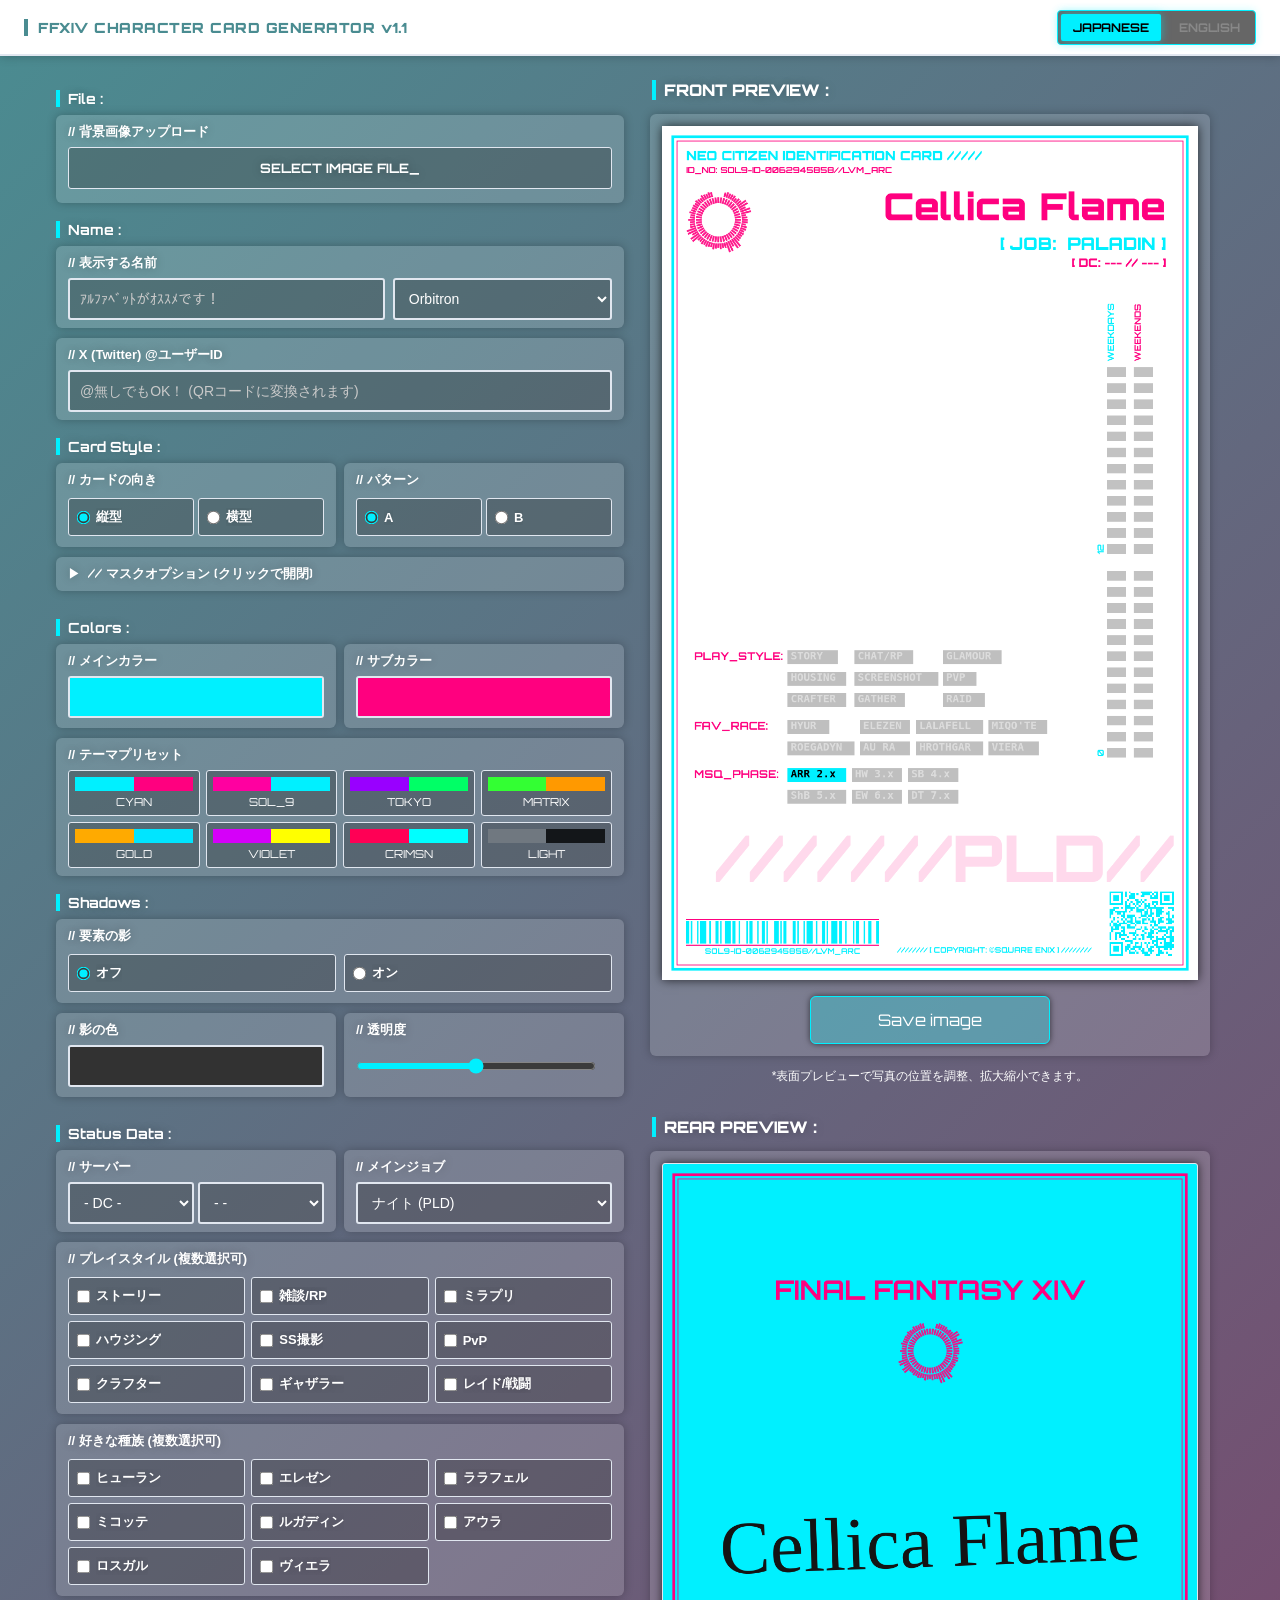
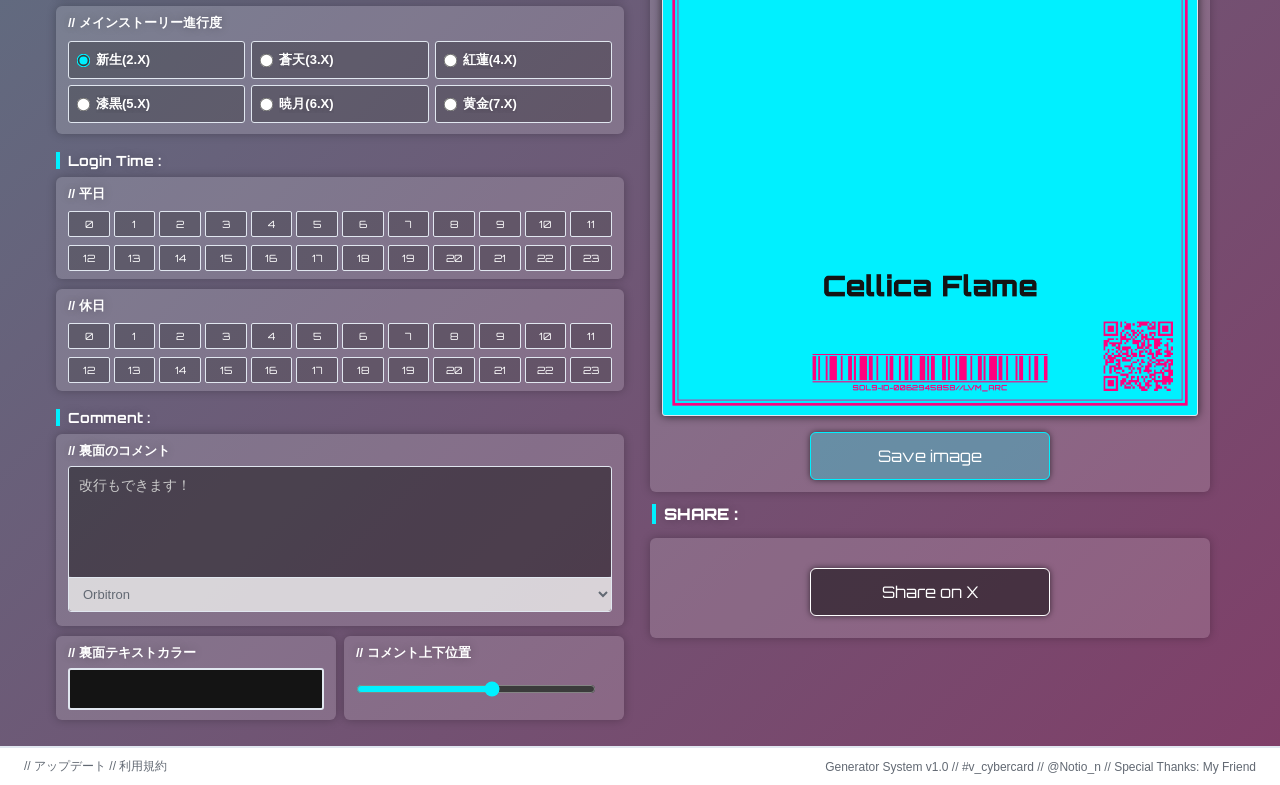
<file: index.html>
<!DOCTYPE html>
<!-- saved from url=(0031)https://mihaly-v.github.io/tst/ -->
<html lang="ja"><head><meta http-equiv="Content-Type" content="text/html; charset=UTF-8">
<!--         `
            }  ` ~_.    
           .         _~.                               ...~~`  (.
           (    .       ._..................       ..~         .`
           .    MMN&,.      (-                 _1?!        .`  .
            {   ?@=          (.                 >     _(gMMF   {
            ..                <`               .!       .T@   :
            .!                _;               -.           .'     
           .'                  (              (-            ..
          .:                   `{            _>              (
          _                     (`           ,.               }   
         .!                      ;`         ,.                (
         ,                       ,.        .!                 .
      .,` `        ..````-.       >.      .:                  .
    .~      `    ,..........     .      `/     .~`````~.     -<   
   ,          `   <  MMMMM%`(      {     ,     <......,.-      .-
  .`            `..~. _""~.(...... .....,`  `  ~ ?MMM@ .!         (
  .                  `_?!         MMMMMMMNc     _?-.._~.`          >
   <                                THM""`         .-              _
    ~.               -               .`             .             ,`
      ~.              _           ..`(~_.          .'           ._
        .~.             ~`.....``~      .!!..   ..~           .!
             `~~-......            ~`..~       .       ` ...!
                           _!`...       ..._?!`~~` -->
    <meta name="viewport" content="width=device-width, initial-scale=1.0">
    <!-- Google tag (gtag.js) -->
    <script async src="https://www.googletagmanager.com/gtag/js?id=G-PCMQ61P282"></script>
    <script>
    window.dataLayer = window.dataLayer || [];
    function gtag(){dataLayer.push(arguments);}
    gtag('js', new Date());
    gtag('config', 'G-PCMQ61P282');
    </script>
    <!-- OGP 設定 -->
    <meta property="og:title" content="FFXIV CHARACTER CARD GENERATOR">
    <meta property="og:type" content="website">
    <meta property="og:url" content="https://mihaly-v.github.io/cybercard/">
    <meta property="og:image" content="images/ogp-image.jpg">
    <meta property="og:site_name" content="FFXIV CHARACTER CARD GENERATOR">
    <meta property="og:description" content="FFXIV（ファイナルファンタジーXIV）のキャラクター紹介カードを簡単に作成・カスタマイズできるジェネレーターサイトです。">
    <meta property="og:locale" content="ja_JP">
    <meta name="twitter:card" content="summary_large_image">
    <meta name="twitter:title" content="FFXIV CHARACTER CARD GENERATOR">
    <meta name="twitter:description" content="FF14のキャラクターカードを簡単に作成できるジェネレーターサイトです。">
    <meta name="twitter:image" content="images/ogp-image.jpg">
    <link rel="icon" href="images/favicon.png" type="image/png" sizes="48x48">
    <link rel="apple-touch-icon" href="images/favicon.png">
    <title>FFXIV CHARACTER CARD GENERATOR</title>
    <link rel="preconnect" href="https://fonts.googleapis.com">
    <link rel="preconnect" href="https://fonts.gstatic.com" crossorigin>
    <link href="https://fonts.googleapis.com/css2?family=Cinzel+Decorative:wght@400;700&family=Hachi+Maru+Pop&family=Kaisei+Opti&family=Meow+Script&family=Montserrat:wght@100..900&family=Orbitron:wght@400..900&family=WDXL+Lubrifont+TC:wght@400&display=swap" rel="stylesheet">
    <link rel="stylesheet" href="style.css">
</head>
<body>
    <header>
        <div class="header-title" id="lblHeaderTitle">FFXIV CHARACTER CARD GENERATOR v1.1</div>
        <div class="lang-switcher">
            <button id="btnLangJP" class="active">
                <span class="lang-full">JAPANESE</span>
                <span class="lang-short">JP</span>
            </button>

            <button id="btnLangEN">
                <span class="lang-full">English</span>
                <span class="lang-short">EN</span>
            </button>
        </div>
    </header>

    <div class="center-wrapper">
        <div class="main-container">
            
            <div class="control-panel">
                <h3 class="section-title">File :</h3>
                <div class="form-group">
                    <label id="lblBgImage">背景画像アップロード</label>
                    <label class="custom-file-upload">
                        <input type="file" id="bgImage" accept="image/*">
                        <span id="file-upload-text">SELECT IMAGE FILE_</span>
                    </label>
                </div>
                <h3 class="section-title">Name :</h3>
                <div class="form-group">
                    <label id="lblCharName" for="charName">名前 (キャラクター名)</label>
                    <div class="name-input-container">
                        <input type="text" id="charName" value="" placeholder="ｱﾙﾌｧﾍﾞｯﾄがｵｽｽﾒです！">
                        <select id="textFontName">
                            <option class="font-orbitron" value="'Orbitron', sans-serif" selected>Orbitron</option>
                            <option class="font-cinzeldec" value="'Cinzel Decorative', serif">Cinzel Decorative</option>
                            <option class="font-montserrat" value="'Montserrat', sans-serif">Montserrat</option>
                            <option class="font-hachimaru" value="'Hachi Maru Pop', sans-serif">Hachi Maru Pop</option>
                            <option class="font-kaiseiopti" value="'Kaisei Opti', serif">Kaisei Opti</option>
                            <option class="font-lubrifont" value="'WDXL Lubrifont TC', sans-serif">WDXL Lubrifont TC</option>
                        </select>
                    </div>
                </div>

                <div class="form-group">
                    <label id="lblXID" for="xTwitterID">X (Twitter) @ユーザーID</label>
                    <input type="text" id="xTwitterID" value="" placeholder="@無しでもOK！ (QRコードに変換されます)">
                </div>

                <h3 class="section-title">Card Style :</h3>
                <div class="flex-row">
                    <div class="form-group">
                        <label id="lblOrientation">// カードの向き</label>
                        <div class="flex-row" style="gap:4px; margin-top:2px;">                        
                            <label class="radio-label"><input type="radio" name="cardOrientation" value="vertical" checked=""><span id="optVert">縦型</span></label>
                            <label class="radio-label"><input type="radio" name="cardOrientation" value="horizontal"><span id="optHoriz">横型</span></label>
                        </div>
                    </div>
                    <div class="form-group">
                        <label id="lblPattern">// パターン</label>
                        <div class="flex-row" style="gap:4px; margin-top:2px;">
                            <label class="radio-label"><input type="radio" name="layoutPattern" value="A" checked=""><span>A</span></label>
                            <label class="radio-label"><input type="radio" name="layoutPattern" value="B"><span>B</span></label>
                        </div>
                    </div>
                </div>

                <div class="mask-settings-container">
                    <input type="checkbox" id="maskToggle" class="mask-toggle-checkbox">
                    
                    <label for="maskToggle" class="mask-settings-summary">
                        <span class="accordion-arrow">▶</span><label id="lblOpenMask">// Mask Options (クリックで開閉)</label>
                    </label>
                    
                    <div class="mask-settings-content">
                        <div class="flex-row">
                            <div class="form-group">
                                <label id="lblMask">// マスク</label>
                                <div class="flex-row" style="gap:4px; margin-top:2px;">
                                    <label class="radio-label"><input type="radio" name="layoutMask" value="off" checked=""><span id="lblMaskOff">オフ</span></label>
                                    <label class="radio-label"><input type="radio" name="layoutMask" value="on"><span id="lblMaskOn">オン</span></label>
                                </div>
                            </div>
                            <div class="form-group">
                                <label id="lblMaskPattern">// マスクパターン</label>
                                <div class="flex-row" style="gap:4px; margin-top:2px;">
                                    <label class="radio-label"><input type="radio" name="layoutMaskPattern" value="images/mask-A.jpg" checked=""><span>A</span></label>
                                    <label class="radio-label"><input type="radio" name="layoutMaskPattern" value="images/mask-B.jpg"><span>B</span></label>
                                    <label class="radio-label"><input type="radio" name="layoutMaskPattern" value="images/mask-C.jpg"><span>C</span></label>
                                </div>
                            </div>
                        </div>
                        <div class="flex-row">
                            <div class="form-group">
                                <label id="lblMaskBack">// マスク背景色</label>
                                <input type="color" id="maskColorPicker" value="#ffffff">
                            </div>
                            <div class="form-group">
                                <label class="tips" id="lblTips">
                                    The mask designs are scheduled to be added or modified in future updates.
                                </label>  
                            </div>
                        </div>
                    </div>
                </div>

                <h3 class="section-title">Colors :</h3>
                <div class="flex-row">
                    <div class="form-group">
                        <label id="lblCol1">メインカラー:</label>
                        <input type="color" id="themeColorPicker" value="#00f0ff">
                    </div>
                    <div class="form-group">
                        <label id="lblCol2">サブカラー:</label>
                        <input type="color" id="themeColorPicker2" value="#ff007f">
                    </div>
                </div>

                <div class="form-group">
                    <label id="lblColors">テーマプリセット</label>
                    <div class="palette-container" id="paletteContainer"><button type="button" class="palette-btn" title="CYAN"><div class="palette-preview"><div class="palette-color" style="background-color: rgb(0, 240, 255);"></div><div class="palette-color" style="background-color: rgb(255, 0, 127);"></div></div><span class="palette-label">CYAN</span></button><button type="button" class="palette-btn" title="SOL_9"><div class="palette-preview"><div class="palette-color" style="background-color: rgb(255, 0, 160);"></div><div class="palette-color" style="background-color: rgb(0, 240, 255);"></div></div><span class="palette-label">SOL_9</span></button><button type="button" class="palette-btn" title="TOKYO"><div class="palette-preview"><div class="palette-color" style="background-color: rgb(153, 0, 255);"></div><div class="palette-color" style="background-color: rgb(0, 255, 102);"></div></div><span class="palette-label">TOKYO</span></button><button type="button" class="palette-btn" title="MATRIX"><div class="palette-preview"><div class="palette-color" style="background-color: rgb(51, 255, 51);"></div><div class="palette-color" style="background-color: rgb(255, 153, 0);"></div></div><span class="palette-label">MATRIX</span></button><button type="button" class="palette-btn" title="GOLD"><div class="palette-preview"><div class="palette-color" style="background-color: rgb(255, 170, 0);"></div><div class="palette-color" style="background-color: rgb(0, 229, 255);"></div></div><span class="palette-label">GOLD</span></button><button type="button" class="palette-btn" title="VIOLET"><div class="palette-preview"><div class="palette-color" style="background-color: rgb(213, 0, 249);"></div><div class="palette-color" style="background-color: rgb(255, 255, 0);"></div></div><span class="palette-label">VIOLET</span></button><button type="button" class="palette-btn" title="CRIMSN"><div class="palette-preview"><div class="palette-color" style="background-color: rgb(255, 0, 85);"></div><div class="palette-color" style="background-color: rgb(0, 255, 255);"></div></div><span class="palette-label">CRIMSN</span></button><button type="button" class="palette-btn" title="LIGHT"><div class="palette-preview"><div class="palette-color" style="background-color: rgb(112, 120, 128);"></div><div class="palette-color" style="background-color: rgb(19, 22, 25);"></div></div><span class="palette-label">LIGHT</span></button></div>
                </div>
                <h3 class="section-title">Shadows :</h3>
                <div class="form-group" >
                    <label id="lblShadow">文字や要素の影：</label>
                    <div class="flex-row">
                        <label class="radio-label"><input type="radio" name="textShadow" value="off" checked><span id="lblShadowOff">オフ</span></label>
                        <label class="radio-label"><input type="radio" name="textShadow" value="on"><span id="lblShadowOn">オン</span></label>
                    </div>
                    
                </div>
                <div class="flex-row">
                    <div class="form-group">
                        <label id="lblShadowCol">影の色 :</label>
                        <input type="color" id="shadowColorPicker" value="#323232">
                    </div>
                    <div class="form-group">
                        <label id="lblAplha" for="alphaSlider">透明度 (Alpha):</label>
                        <div class="alphaWrap">
                            <input type="range" id="alphaSlider" min="0" max="1" step="0.01" value="0.5">
                            <span id="alphaValue">0.5</span>
                        </div>
                    </div>
                </div>

                <h3 class="section-title">Status Data :</h3>
                <div class="flex-row">
                    <div class="form-group">
                        <label id="lblAffiliation">ワールド (DC / WORLD)</label>
                        <div class="flex-row" style="gap:4px;">
                            <select id="dcSelect">
                                <option value="" selected="">- DC -</option>
                                <option value="Secret">Secret</option>

                                <optgroup label="JP">
                                    <option value="Elemental">Elemental</option>
                                    <option value="Gaia">Gaia</option>
                                    <option value="Mana">Mana</option>
                                    <option value="Meteor">Meteor</option>
                                </optgroup>

                                <optgroup label="NA">
                                    <option value="Aether">Aether</option>
                                    <option value="Crystal">Crystal</option>
                                    <option value="Dynamis">Dynamis</option>
                                    <option value="Primal">Primal</option>
                                </optgroup>

                                <optgroup label="EU">
                                    <option value="Chaos">Chaos</option>
                                    <option value="Light">Light</option>
                                </optgroup>

                                <optgroup label="OC">
                                    <option value="Materia">Materia</option>
                                </optgroup>

                                <optgroup label="KR">
                                    <option value="Korea">Korea</option>
                                </optgroup>
                            </select>
                            <select id="worldSelect">
                                <option value="" selected="">- -</option>
                            </select>
                        </div>
                    </div>
                    
                    <div class="form-group">
                        <label id="lblMainJob" for="mainJob">メインジョブ</label>
                        <select id="mainJob"><optgroup label="タンク"><option value="ナイト">ナイト (PLD)</option><option value="戦士">戦士 (WAR)</option><option value="暗黒騎士">暗黒騎士 (DRK)</option><option value="ガンブレイカー">ガンブレイカー (GNB)</option></optgroup><optgroup label="ヒーラー"><option value="白魔道士">白魔道士 (WHM)</option><option value="学者">学者 (SCH)</option><option value="占星術師">占星術師 (AST)</option><option value="賢者">賢者 (SGE)</option></optgroup><optgroup label="近接"><option value="モンク">モンク (MNK)</option><option value="竜騎士">竜騎士 (DRG)</option><option value="忍者">忍者 (NIN)</option><option value="侍">侍 (SAM)</option><option value="リーパー">リーパー (RPR)</option><option value="ヴァイパー">ヴァイパー (VPR)</option></optgroup><optgroup label="遠隔物理"><option value="吟遊詩人">吟遊詩人 (BRD)</option><option value="機工士">機工士 (MCH)</option><option value="踊り子">踊り子 (DNC)</option></optgroup><optgroup label="遠隔魔法"><option value="黒魔道士">黒魔道士 (BLM)</option><option value="召喚士">召喚士 (SMN)</option><option value="赤魔道士">赤魔道士 (RDM)</option><option value="ピクトマンサー">ピクトマンサー (PCT)</option></optgroup></select>
                    </div>
                </div>

                <div class="form-group">
                    <label id="lblPlaystyle">プレイスタイル (複数選択可)</label>
                    <div class="checkbox-grid" id="playstyleGrid">
                        <label class="checkbox-label"><input type="checkbox" name="style" value="ストーリー"><span>ストーリー</span></label>
                        <label class="checkbox-label"><input type="checkbox" name="style" value="雑談/RP"><span>雑談/RP</span></label>
                        <label class="checkbox-label"><input type="checkbox" name="style" value="ミラプリ"><span>ミラプリ</span></label>
                        <label class="checkbox-label"><input type="checkbox" name="style" value="ハウジング"><span>ハウジング</span></label>
                        <label class="checkbox-label"><input type="checkbox" name="style" value="SS撮影"><span>SS撮影</span></label>
                        <label class="checkbox-label"><input type="checkbox" name="style" value="PvP"><span>PvP</span></label>
                        <label class="checkbox-label"><input type="checkbox" name="style" value="クラフター"><span>クラフター</span></label>
                        <label class="checkbox-label"><input type="checkbox" name="style" value="ギャザラー"><span>ギャザラー</span></label>
                        <label class="checkbox-label"><input type="checkbox" name="style" value="レイド/戦闘"><span>レイド/戦闘</span></label>
                    </div>
                </div>

                <div class="form-group">
                    <label id="lblFavRace">好きな種族 (複数選択可)</label>
                    <div class="checkbox-grid" id="raceGrid">
                        <label class="checkbox-label"><input type="checkbox" name="race" value="Hyur"><span>ヒューラン</span></label>
                        <label class="checkbox-label"><input type="checkbox" name="race" value="Elezen"><span>エレゼン</span></label>
                        <label class="checkbox-label"><input type="checkbox" name="race" value="Lalafell"><span>ララフェル</span></label>
                        <label class="checkbox-label"><input type="checkbox" name="race" value="Miqo&#39;te"><span>ミコッテ</span></label>
                        <label class="checkbox-label"><input type="checkbox" name="race" value="Roegadyn"><span>ルガディン</span></label>
                        <label class="checkbox-label"><input type="checkbox" name="race" value="Au Ra"><span>アウラ</span></label>
                        <label class="checkbox-label"><input type="checkbox" name="race" value="Hrothgar"><span>ロスガル</span></label>
                        <label class="checkbox-label"><input type="checkbox" name="race" value="Viera"><span>ヴィエラ</span></label>
                    </div>
                </div>

                <div class="form-group">
                    <label id="lblProgress">メインストーリー進行度</label>
                    <div id="progressGroup" class="story-progress-grid"><label class="radio-label"><input type="radio" name="progress" value="0"><span>新生(2.X)</span></label><label class="radio-label"><input type="radio" name="progress" value="1"><span>蒼天(3.X)</span></label><label class="radio-label"><input type="radio" name="progress" value="2"><span>紅蓮(4.X)</span></label><label class="radio-label"><input type="radio" name="progress" value="3"><span>漆黒(5.X)</span></label><label class="radio-label"><input type="radio" name="progress" value="4"><span>暁月(6.X)</span></label><label class="radio-label"><input type="radio" name="progress" value="5"><span>黄金(7.X)</span></label></div>
                </div>

                <h3 class="section-title" id="lblLoginTime">Login Time :</h3>
                <div class="section">
                    <div class="form-group">

                    <label id="lblWeekday">平日</label>
                    <div id="weekdayTimeGrid" class="time-grid">
                        <button class="time-selector-btn">0</button>
                        <button class="time-selector-btn">1</button>
                        <button class="time-selector-btn">2</button>
                        <button class="time-selector-btn">3</button>
                        <button class="time-selector-btn">4</button>
                        <button class="time-selector-btn">5</button>
                        <button class="time-selector-btn">6</button>
                        <button class="time-selector-btn">7</button>
                        <button class="time-selector-btn">8</button>
                        <button class="time-selector-btn">9</button>
                        <button class="time-selector-btn">10</button>
                        <button class="time-selector-btn">11</button>
                        <button class="time-selector-btn">12</button>
                        <button class="time-selector-btn">13</button>
                        <button class="time-selector-btn">14</button>
                        <button class="time-selector-btn">15</button>
                        <button class="time-selector-btn">16</button>
                        <button class="time-selector-btn">17</button>
                        <button class="time-selector-btn">18</button>
                        <button class="time-selector-btn">19</button>
                        <button class="time-selector-btn">20</button>
                        <button class="time-selector-btn">21</button>
                        <button class="time-selector-btn">22</button>
                        <button class="time-selector-btn">23</button>
                    </div>
                    </div>
                    <div class="form-group">
                    <label id="lblWeekend" >休日</label>
                    <div id="weekendTimeGrid" class="time-grid">
                        <button class="time-selector-btn">0</button>
                        <button class="time-selector-btn">1</button>
                        <button class="time-selector-btn">2</button>
                        <button class="time-selector-btn">3</button>
                        <button class="time-selector-btn">4</button>
                        <button class="time-selector-btn">5</button>
                        <button class="time-selector-btn">6</button>
                        <button class="time-selector-btn">7</button>
                        <button class="time-selector-btn">8</button>
                        <button class="time-selector-btn">9</button>
                        <button class="time-selector-btn">10</button>
                        <button class="time-selector-btn">11</button>
                        <button class="time-selector-btn">12</button>
                        <button class="time-selector-btn">13</button>
                        <button class="time-selector-btn">14</button>
                        <button class="time-selector-btn">15</button>
                        <button class="time-selector-btn">16</button>
                        <button class="time-selector-btn">17</button>
                        <button class="time-selector-btn">18</button>
                        <button class="time-selector-btn">19</button>
                        <button class="time-selector-btn">20</button>
                        <button class="time-selector-btn">21</button>
                        <button class="time-selector-btn">22</button>
                        <button class="time-selector-btn">23</button>
                    </div>
                </div>

                <h3 class="section-title" id="lblLoginTime">Comment :</h3>
                    <div class="form-group">
                        <label id="lblComment">裏面のコメント</label>
                        <div class="comment-container">
                            <textarea id="backComment" rows="5" placeholder="改行もできます！"></textarea>
                            <select id="textFontComment" class="comment-font-select">
                                <option class="font-orbitron" value="'Orbitron', sans-serif" selected>Orbitron</option>
                                <option class="font-cinzeldec" value="'Cinzel Decorative', serif">Cinzel Decorative</option>
                                <option class="font-montserrat" value="'Montserrat', sans-serif">Montserrat</option>
                                <option class="font-hachimaru" value="'Hachi Maru Pop', sans-serif">Hachi Maru Pop</option>
                                <option class="font-kaiseiopti" value="'Kaisei Opti', serif">Kaisei Opti</option>
                                <option class="font-lubrifont" value="'WDXL Lubrifont TC', sans-serif">WDXL Lubrifont TC</option>
                            </select>
                        </div>
                    </div>
                        <div class="flex-row">
                            <div class="form-group">
                                <label id="lblCol3">// 裏面テキストカラー</label>
                                <input type="color" id="backColorPicker" value="#141414">
                            </div>
                            <div class="form-group">
                                <label id="lblCommentY">// 裏面コメント上下位置</label>
                                <div class="commentYWrap">
                                    <input type="range" id="commentYSlider" min="0.45" max="0.8" step="0.01" value="0.65">
                                </div>
                            </div>
                        </div>
                    </div>
            </div>

            <div class="preview-panel">
                <div class="neon-badge">FRONT PREVIEW :</div>
                <div class="preview-wrapper previewFrontPanel" id="previewFrontPanel">
                    <div class="preview-fit">
                        <div class="preview">
                            <canvas id="background-layer" width="1000" height="1593"></canvas>
                            <canvas id="ui-layer" width="1000" height="1593"></canvas>
                        </div>
                    </div>
                    <button class="save-btn" id="save-btn">Save image</button>
                        <!-- <img id="resultImage" class="preview-image interactive-front" alt="Front Card Preview"src="[data-uri]"> -->
                </div>
                <div id="lblInst" class="inst-text">*表面プレビューで写真の位置を調整、拡大縮小できます。</div>
                <div class="neon-badge">REAR PREVIEW :</div>
                <div class="preview-wrapper previewBackPanel" id="previewBackPanel">
                    
                    <div class="image-clip-container" id="backClipBox">
                        <img id="resultImageBack" class="preview-image" alt="Rear Card Preview" src="[data-uri]">
                    </div>
                    <button class="saveBack-btn" id="saveBack-btn">Save image</button>
                </div>
                <div class="neon-badge">SHARE :</div>
                <div class="preview-wrapper">
                    <!-- <button type="button" id="saveCombined-btn" class="save-btn save-full">SAVE FULL CARD</button>
                    <div id="lblLban" class="lban-text">*L版サイズのプリントにおすすめのサイズです。</div> -->
                    <button class="x-btn" id="x-btn">Share on X</button>
                </div>
            </div>
        </div>
    </div>

    <footer>
        <div>
            <a href="updates.html" class="footer-link" id="lblUpdates">// アップデート</a>
            <a href="terms.html" class="footer-link" id="lblFooterTerms">// 利用規約</a>
        </div>
        <div>Generator System v1.0 // <a href="https://x.com/search?q=%23v_cybercard&f=live" target="_blank" rel="noopener noreferrer" class="footer-link">#v_cybercard</a> // <a href="https://x.com/Notio_n" target="_blank" rel="noopener noreferrer" class="footer-link">@Notio_n</a> // Special Thanks: My Friend</div>
    </footer>
    
    <canvas id="cardCanvas" width="1000" height="1593"></canvas>
    <canvas id="cardLoadCanvas" width="1000" height="1593"></canvas>
    <canvas id="cardCanvasBack" width="1000" height="1593"></canvas>

    <div id="hiddenQrContainer"></div>

    <script src="qrcode.min.js"></script>
    <script src="script.js"></script>
</body></html>
</file>
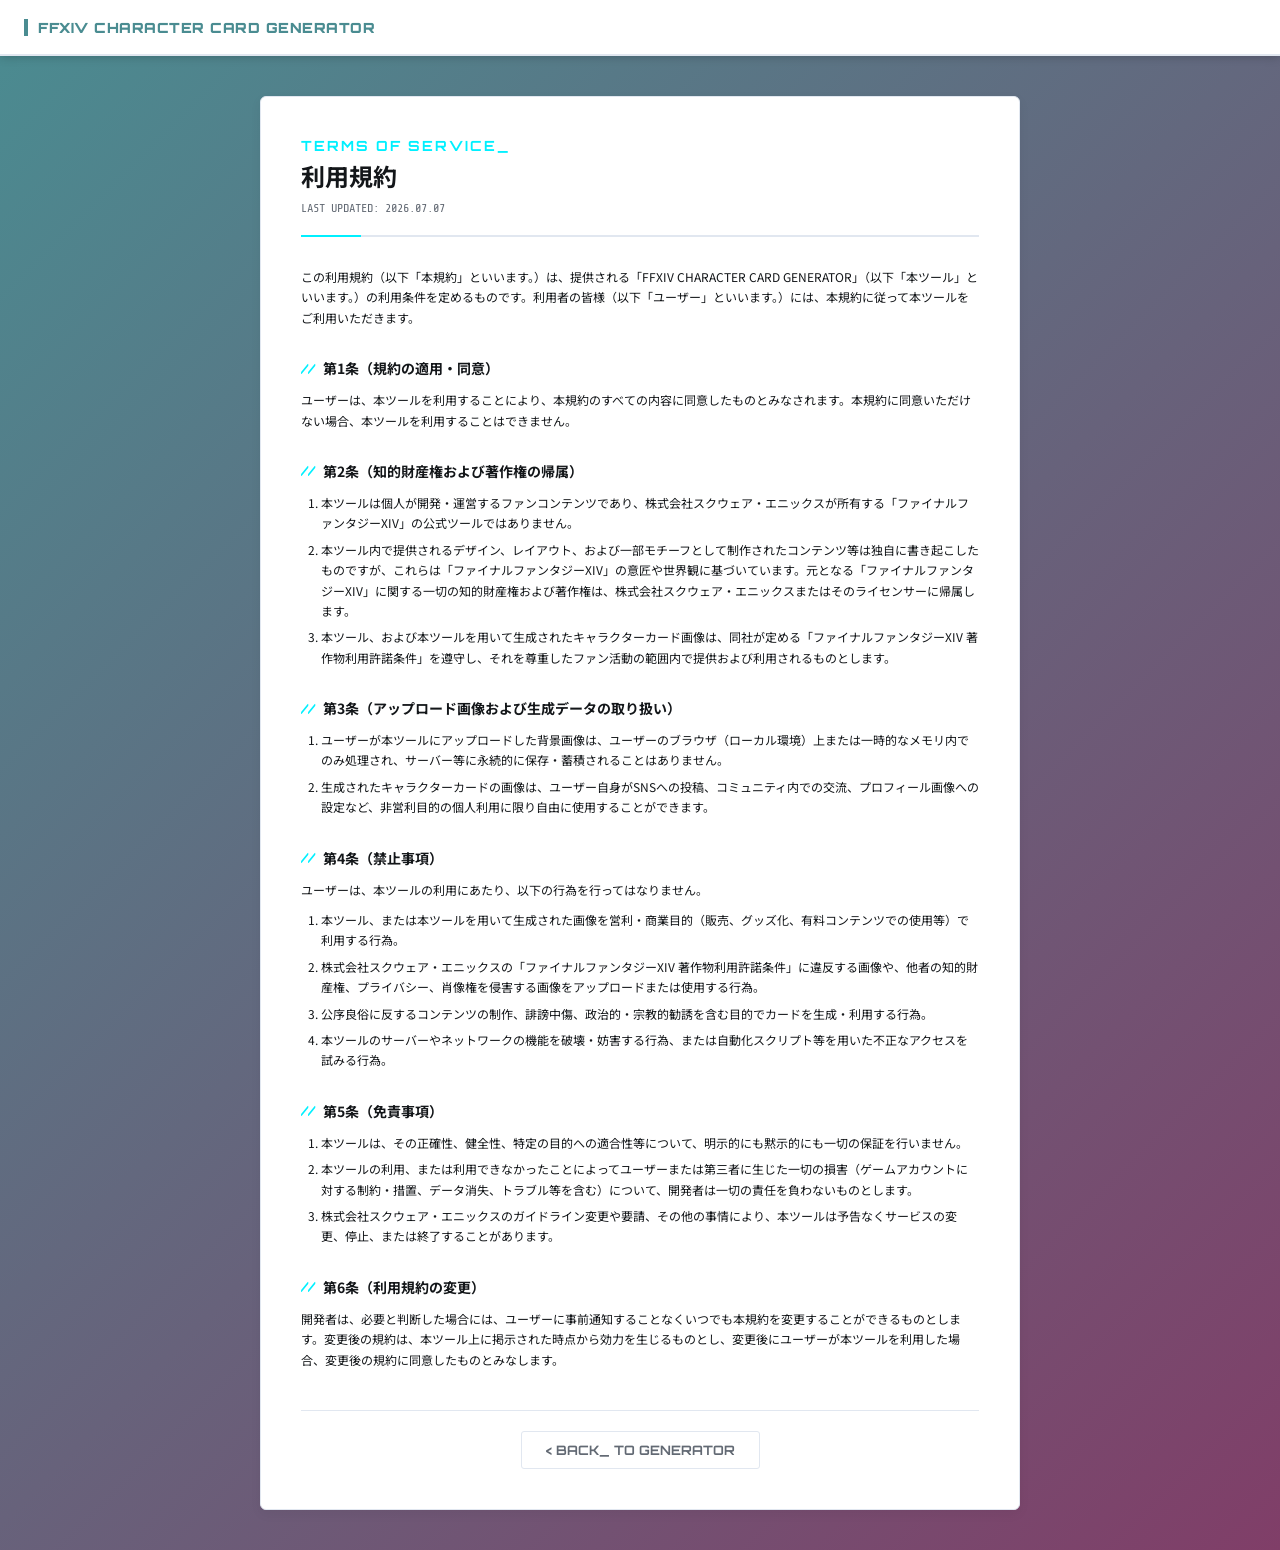
<file: terms.html>
<!DOCTYPE html>
<html lang="ja">
<head>
    <meta charset="UTF-8">
    <meta name="viewport" content="width=device-width, initial-scale=1.0">
    <title>利用規約 - FFXIV CHARACTER CARD GENERATOR</title>
    <link href="https://fonts.googleapis.com/css2?family=Orbitron:wght@700;900&family=Share+Tech+Mono&family=Noto+Sans+JP:wght@400;700&display=swap" rel="stylesheet">
    <link rel="stylesheet" href="style.css">
    <style>
        /* 追加・最適化スタイル（メインのデザインイメージを崩さず利用規約に最適化） */
        .terms-container {
            max-width: 800px;
            margin: 40px auto;
            padding: 0 20px;
            width: 100%;
        }
        
        .terms-panel {
            background-color: var(--bg-panel);
            border: 1px solid var(--border-flat);
            border-radius: var(--radius-md);
            padding: 40px;
            box-shadow: 0 4px 12px rgba(0,0,0,0.05);
        }

        .terms-header {
            border-bottom: 2px solid var(--border-flat);
            padding-bottom: 20px;
            margin-bottom: 30px;
            position: relative;
        }

        .terms-header::after {
            content: '';
            position: absolute;
            bottom: -2px;
            left: 0;
            width: 60px;
            height: 2px;
            background-color: var(--border-focus); /* #00f0ff ネオンブルー */
        }

        .terms-title-en {
            font-family: 'Orbitron', sans-serif;
            font-size: 14px;
            color: var(--border-focus);
            letter-spacing: 2px;
            margin-bottom: 4px;
            font-weight: 700;
        }

        .terms-title-ja {
            font-size: 24px;
            font-weight: 700;
            color: var(--text-main);
        }

        .terms-meta {
            font-size: 12px;
            color: var(--text-muted);
            margin-top: 8px;
            font-family: 'Share Tech Mono', monospace;
        }

        .terms-section {
            margin-bottom: 30px;
        }

        .terms-section h2 {
            font-size: 14px;
            font-weight: 700;
            color: var(--text-main);
            margin-bottom: 12px;
            display: flex;
            align-items: center;
            gap: 8px;
        }

        .terms-section h2::before {
            content: '//';
            font-family: 'Orbitron', sans-serif;
            color: var(--border-focus);
            font-size: 14px;
        }

        .terms-section p {
            font-size: 12px;
            line-height: 1.7;
            color: var(--text-main);
            margin-bottom: 10px;
        }

        .terms-section ol {
            padding-left: 20px;
            margin-bottom: 10px;
        }

        .terms-section li {
            font-size: 12px;
            line-height: 1.7;
            color: var(--text-main);
            margin-bottom: 6px;
        }

        .terms-footer-actions {
            margin-top: 40px;
            padding-top: 20px;
            border-top: 1px solid var(--border-flat);
            text-align: center;
        }

        .btn-back {
            display: inline-block;
            background: transparent;
            border: 1px solid var(--border-flat);
            color: var(--text-muted);
            font-family: 'Orbitron', 'Noto Sans JP', sans-serif;
            font-size: 13px;
            font-weight: bold;
            padding: 10px 24px;
            cursor: pointer;
            text-decoration: none;
            border-radius: var(--radius-sm);
            transition: var(--transition);
        }

        .btn-back:hover {
            border-color: var(--border-focus);
            color: var(--border-focus);
            background: rgba(0, 240, 255, 0.05);
            box-shadow: 0 0 8px rgba(0, 240, 255, 0.2);
        }

        /* レスポンシブ対応 */
        @media (max-width: 600px) {
            .terms-container {
                margin: 20px auto;
            }
            .terms-panel {
                padding: 24px;
            }
            .terms-title-ja {
                font-size: 20px;
            }
        }
    </style>
</head>
<body>

    <header>
        <div class="header-title" id="lblHeaderTitle">FFXIV CHARACTER CARD GENERATOR</div>
        <!-- <div class="lang-switcher">
            <button id="btnLangJP" class="active">
                <span class="lang-full">JAPANESE</span>
                <span class="lang-short">JP</span>
            </button>
            <button id="btnLangEN">
                <span class="lang-full">English</span>
                <span class="lang-short">EN</span>
            </button>
        </div> -->
    </header>

    <div class="terms-container">
        <main class="terms-panel">
            <div class="terms-header">
                <div class="terms-title-en">TERMS OF SERVICE_</div>
                <h1 class="terms-title-ja">利用規約</h1>
                <div class="terms-meta">LAST UPDATED: 2026.07.07</div>
            </div>

            <section class="terms-section">
                <p>この利用規約（以下「本規約」といいます。）は、提供される「FFXIV CHARACTER CARD GENERATOR」（以下「本ツール」といいます。）の利用条件を定めるものです。利用者の皆様（以下「ユーザー」といいます。）には、本規約に従って本ツールをご利用いただきます。</p>
            </section>

            <section class="terms-section">
                <h2>第1条（規約の適用・同意）</h2>
                <p>ユーザーは、本ツールを利用することにより、本規約のすべての内容に同意したものとみなされます。本規約に同意いただけない場合、本ツールを利用することはできません。</p>
            </section>

            <section class="terms-section">
                <h2>第2条（知的財産権および著作権の帰属）</h2>
                <ol>
                    <li>本ツールは個人が開発・運営するファンコンテンツであり、株式会社スクウェア・エニックスが所有する「ファイナルファンタジーXIV」の公式ツールではありません。</li>
                    <li>本ツール内で提供されるデザイン、レイアウト、および一部モチーフとして制作されたコンテンツ等は独自に書き起こしたものですが、これらは「ファイナルファンタジーXIV」の意匠や世界観に基づいています。元となる「ファイナルファンタジーXIV」に関する一切の知的財産権および著作権は、株式会社スクウェア・エニックスまたはそのライセンサーに帰属します。</li>
                    <li>本ツール、および本ツールを用いて生成されたキャラクターカード画像は、同社が定める「ファイナルファンタジーXIV 著作物利用許諾条件」を遵守し、それを尊重したファン活動の範囲内で提供および利用されるものとします。</li>
                </ol>
            </section>

            <section class="terms-section">
                <h2>第3条（アップロード画像および生成データの取り扱い）</h2>
                <ol>
                    <li>ユーザーが本ツールにアップロードした背景画像は、ユーザーのブラウザ（ローカル環境）上または一時的なメモリ内でのみ処理され、サーバー等に永続的に保存・蓄積されることはありません。</li>
                    <li>生成されたキャラクターカードの画像は、ユーザー自身がSNSへの投稿、コミュニティ内での交流、プロフィール画像への設定など、非営利目的の個人利用に限り自由に使用することができます。</li>
                </ol>
            </section>

            <section class="terms-section">
                <h2>第4条（禁止事項）</h2>
                <p>ユーザーは、本ツールの利用にあたり、以下の行為を行ってはなりません。</p>
                <ol>
                    <li>本ツール、または本ツールを用いて生成された画像を営利・商業目的（販売、グッズ化、有料コンテンツでの使用等）で利用する行為。</li>
                    <li>株式会社スクウェア・エニックスの「ファイナルファンタジーXIV 著作物利用許諾条件」に違反する画像や、他者の知的財産権、プライバシー、肖像権を侵害する画像をアップロードまたは使用する行為。</li>
                    <li>公序良俗に反するコンテンツの制作、誹謗中傷、政治的・宗教的勧誘を含む目的でカードを生成・利用する行為。</li>
                    <li>本ツールのサーバーやネットワークの機能を破壊・妨害する行為、または自動化スクリプト等を用いた不正なアクセスを試みる行為。</li>
                </ol>
            </section>

            <section class="terms-section">
                <h2>第5条（免責事項）</h2>
                <ol>
                    <li>本ツールは、その正確性、健全性、特定の目的への適合性等について、明示的にも黙示的にも一切の保証を行いません。</li>
                    <li>本ツールの利用、または利用できなかったことによってユーザーまたは第三者に生じた一切の損害（ゲームアカウントに対する制約・措置、データ消失、トラブル等を含む）について、開発者は一切の責任を負わないものとします。</li>
                    <li>株式会社スクウェア・エニックスのガイドライン変更や要請、その他の事情により、本ツールは予告なくサービスの変更、停止、または終了することがあります。</li>
                </ol>
            </section>

            <section class="terms-section">
                <h2>第6条（利用規約の変更）</h2>
                <p>開発者は、必要と判断した場合には、ユーザーに事前通知することなくいつでも本規約を変更することができるものとします。変更後の規約は、本ツール上に掲示された時点から効力を生じるものとし、変更後にユーザーが本ツールを利用した場合、変更後の規約に同意したものとみなします。</p>
            </section>

            <div class="terms-footer-actions">
                <a href="index.html" class="btn-back">&lt; BACK_ TO GENERATOR</a>
            </div>
        </main>
    </div>

</body>
</html>
</file>
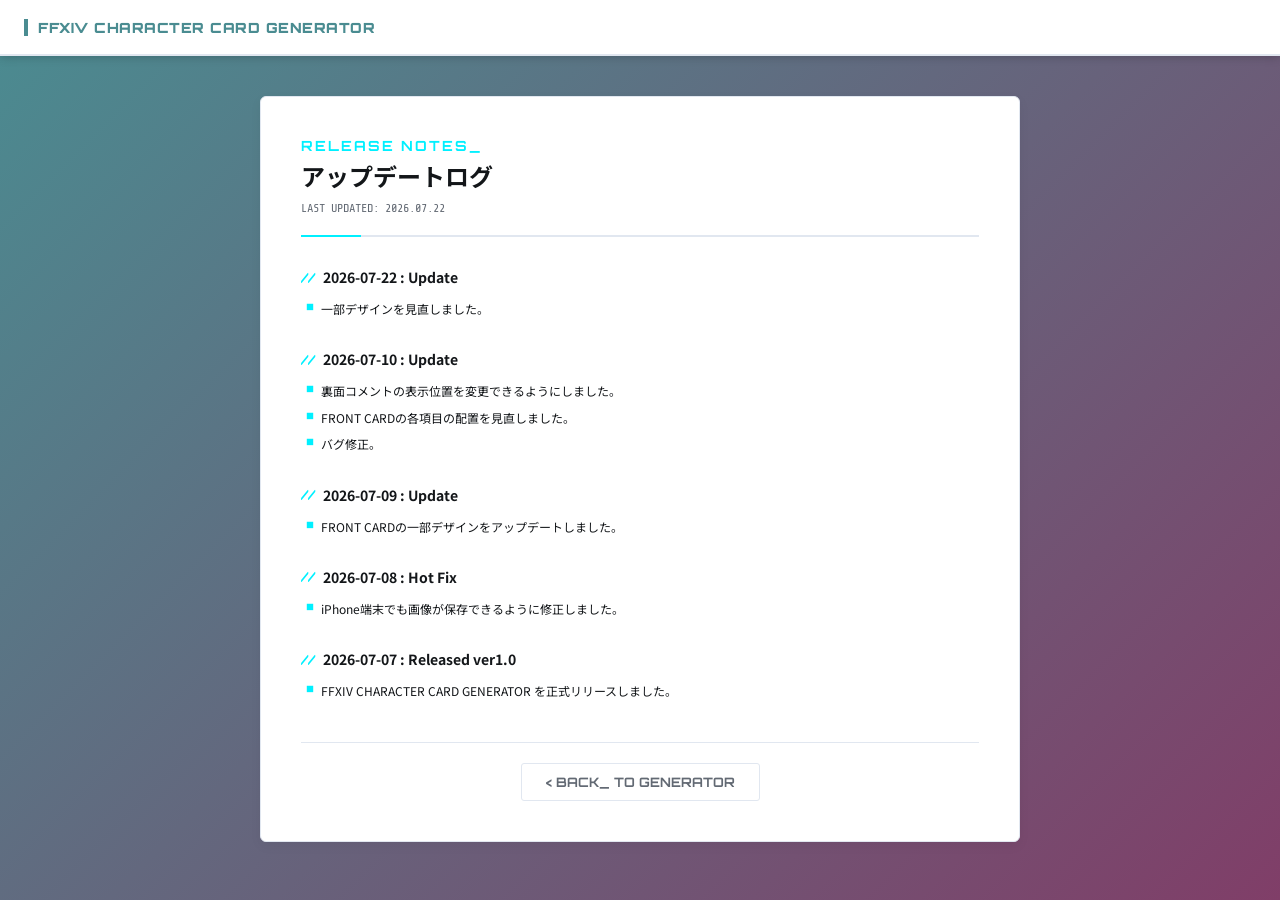
<file: updates.html>
<!DOCTYPE html>
<html lang="ja">
<head>
    <meta charset="UTF-8">
    <meta name="viewport" content="width=device-width, initial-scale=1.0">
    <title>アップデートログ - FFXIV CHARACTER CARD GENERATOR</title>
    <link href="https://fonts.googleapis.com/css2?family=Orbitron:wght@700;900&family=Share+Tech+Mono&family=Noto+Sans+JP:wght@400;700&display=swap" rel="stylesheet">
    <link rel="stylesheet" href="style.css">
    <style>
        /* 提供された利用規約のデザインベースに準拠・最適化 */
        .terms-container {
            max-width: 800px;
            margin: 40px auto;
            padding: 0 20px;
            width: 100%;
        }
        
        .terms-panel {
            background-color: var(--bg-panel);
            border: 1px solid var(--border-flat);
            border-radius: var(--radius-md);
            padding: 40px;
            box-shadow: 0 4px 12px rgba(0,0,0,0.05);
        }

        .terms-header {
            border-bottom: 2px solid var(--border-flat);
            padding-bottom: 20px;
            margin-bottom: 30px;
            position: relative;
        }

        .terms-header::after {
            content: '';
            position: absolute;
            bottom: -2px;
            left: 0;
            width: 60px;
            height: 2px;
            background-color: var(--border-focus); /* #00f0ff ネオンブルー */
        }

        .terms-title-en {
            font-family: 'Orbitron', sans-serif;
            font-size: 14px;
            color: var(--border-focus);
            letter-spacing: 2px;
            margin-bottom: 4px;
            font-weight: 700;
        }

        .terms-title-ja {
            font-size: 24px;
            font-weight: 700;
            color: var(--text-main);
        }

        .terms-meta {
            font-size: 12px;
            color: var(--text-muted);
            margin-top: 8px;
            font-family: 'Share Tech Mono', monospace;
        }

        .terms-section {
            margin-bottom: 30px;
        }

        .terms-section h2 {
            font-size: 14px;
            font-weight: 700;
            color: var(--text-main);
            margin-bottom: 12px;
            display: flex;
            align-items: center;
            gap: 8px;
        }

        .terms-section h2::before {
            content: '//';
            font-family: 'Orbitron', sans-serif;
            color: var(--border-focus);
            font-size: 14px;
        }

        /* アップデートリスト用のカスタムスタイル */
        .update-list {
            padding-left: 20px;
            margin-bottom: 10px;
        }

        .update-list li {
            font-size: 12px;
            line-height: 1.7;
            color: var(--text-main);
            margin-bottom: 6px;
            list-style-type: none;
            position: relative;
        }

        .update-list li::before {
            content: '■';
            font-size: 8px;
            color: var(--border-focus);
            position: absolute;
            left: -15px;
            top: 1px;
        }

        /* ログ内の識別タグ用スタイル（今後の拡張用） */
        .tag-release {
            background: rgba(0, 240, 255, 0.1);
            color: var(--border-focus);
            padding: 2px 6px;
            border-radius: 4px;
            font-family: 'Share Tech Mono', monospace;
            font-size: 11px;
            margin-right: 6px;
            border: 1px solid rgba(0, 240, 255, 0.3);
        }

        .terms-footer-actions {
            margin-top: 40px;
            padding-top: 20px;
            border-top: 1px solid var(--border-flat);
            text-align: center;
        }

        .btn-back {
            display: inline-block;
            background: transparent;
            border: 1px solid var(--border-flat);
            color: var(--text-muted);
            font-family: 'Orbitron', 'Noto Sans JP', sans-serif;
            font-size: 13px;
            font-weight: bold;
            padding: 10px 24px;
            cursor: pointer;
            text-decoration: none;
            border-radius: var(--radius-sm);
            transition: var(--transition);
        }

        .btn-back:hover {
            border-color: var(--border-focus);
            color: var(--border-focus);
            background: rgba(0, 240, 255, 0.05);
            box-shadow: 0 0 8px rgba(0, 240, 255, 0.2);
        }

        /* レスポンシブ対応 */
        @media (max-width: 600px) {
            .terms-container {
                margin: 20px auto;
            }
            .terms-panel {
                padding: 24px;
            }
            .terms-title-ja {
                font-size: 20px;
            }
        }
    </style>
</head>
<body>

    <header>
        <div class="header-title" id="lblHeaderTitle">FFXIV CHARACTER CARD GENERATOR</div>
    </header>

    <div class="terms-container">
        <main class="terms-panel">
            <div class="terms-header">
                <div class="terms-title-en">RELEASE NOTES_</div>
                <h1 class="terms-title-ja">アップデートログ</h1>
                <div class="terms-meta">LAST UPDATED: 2026.07.22</div>
            </div>

            <!-- アップデート履歴セクション -->
            <section class="terms-section">
                <h2>2026-07-22 : Update</h2>
                <ul class="update-list">
                    <li>一部デザインを見直しました。</li>

                </ul>
            </section>
            <section class="terms-section">
                <h2>2026-07-10 : Update</h2>
                <ul class="update-list">
                    <li>裏面コメントの表示位置を変更できるようにしました。</li>      
                    <li>FRONT CARDの各項目の配置を見直しました。</li>
                    <li>バグ修正。</li>       
                </ul>
            </section>
            <section class="terms-section">
                <h2>2026-07-09 : Update</h2>
                <ul class="update-list">
                    <li>FRONT CARDの一部デザインをアップデートしました。</li>
                </ul>
            </section>
            <section class="terms-section">
                <h2>2026-07-08 : Hot Fix</h2>
                <ul class="update-list">
                    <li>iPhone端末でも画像が保存できるように修正しました。</li>
                </ul>
            </section>
            <section class="terms-section">
                <h2>2026-07-07 : Released ver1.0</h2>
                <ul class="update-list">
                    <li>FFXIV CHARACTER CARD GENERATOR を正式リリースしました。</li>
                </ul>
            </section>
            <div class="terms-footer-actions">
                <a href="index.html" class="btn-back">&lt; BACK_ TO GENERATOR</a>
            </div>
        </main>
    </div>

</body>
</html>
</file>
<file: style.css>
:root {
    --bg-main: #f1f3f7;
    --bg-panel: #ffffff;
    --text-main: #131619;
    --text-muted: #626973;
    --border-flat: #e1e7f0;
    --border-focus: #00f0ff;
    
    --radius-sm: 3px;
    --radius-md: 6px;
    --transition: all 0.15s ease-in-out;
}

* { box-sizing: border-box; margin: 0; padding: 0; }

/* それぞれのoption用のフォント指定 */
.font-orbitron    { font-family: 'Orbitron', sans-serif; }
.font-cinzeldec   { font-family: 'Cinzel Decorative', serif; }
.font-montserrat  { font-family: 'Montserrat', sans-serif; }
.font-meowscript  { font-family: 'Meow Script', cursive; }
.font-hachimaru   { font-family: 'Hachi Maru Pop', sans-serif; }
.font-kaiseiopti  { font-family: 'Kaisei Opti', serif; }
.font-lubrifont   { font-family: 'WDXL Lubrifont TC', sans-serif; }


body {
    font-family:  'Noto Sans JP', Arial, sans-serif;
    background-color:#d8e6e9;
    background: linear-gradient(135deg, #4a8c91 0%, #803e68 100%);
    color: var(--text-main);
    display: flex;
    flex-direction: column;
    min-height: 100vh;
    overflow-x: hidden;
}

header {
    background-color: var(--bg-panel);
    border-bottom: 2px solid var(--border-flat);
    padding: 0 24px;
    display: flex;
    justify-content: space-between;
    align-items: center;
    height: 56px;
    z-index: 100;
    box-shadow: 0 0 10px rgba(0, 0, 0, 0.25);
}
.header-title {
    font-family: 'Orbitron', sans-serif;
    font-size: 14px;
    font-weight: 900;
    color: #4a8c91;
    letter-spacing: 0.5px;
    padding-left: 10px;
    border-left: 4px solid #4a8c91;
}
.lang-btn {
    background: var(--bg-main);
    border: 1px solid var(--border-flat);
    color: var(--text-muted);
    padding: 4px 12px;
    font-family: 'Orbitron', sans-serif;
    font-size: 11px;
    font-weight: 700;
    cursor: pointer;
    border-radius: var(--radius-sm);
}
.lang-btn.active, .lang-btn:hover {
    background: var(--text-main);
    color: #fff;
    border-color: var(--text-main);
}

.center-wrapper {
    flex: 1;
    display: flex;
    justify-content: center;
    width: 100%;
}

.main-container {
    display: flex;
    flex-direction: row; 
    flex-wrap: nowrap;
    justify-content: center; /* 一体化させ中央へ寄せる */
    width: 100%;
    max-width: 1220px; /* ⚠️ 600px + 600px + 間隔固定20px = 1220px */
    height: auto;
}

/*  左側：メニュー (最大横幅 600px) */
.control-panel {
    width: 50%;
    max-width: 600px; /* 👈 600pxに固定制限 */
    flex-shrink: 0;
    /* background-color: var(--bg-panel);
    border-left: 2px solid var(--border-flat); */
    padding: 16px;
    overflow-y: auto;
}

/*  右側：プレビュー (最大横幅 600px / 間隔は20pxで完全固定) */
.preview-panel {
    width: 50%;
    max-width: 600px;
    flex-shrink: 0;
    padding: 20px 20px 20px 0;
    display: flex;
    flex-direction: column;
    align-items: center;
    justify-content: flex-start;
    overflow-y: auto;
    gap: 8px;
}

.save-btn,.saveBack-btn {
    position: relative; 
    overflow: hidden;  
    background-color: rgba(0, 250, 255, 0.25);
    color: #ffffff;
    border: 1px solid #00f0ff;
    margin-top: 16px;
    width: 240px;
    height: 48px;
    border-radius: 6px;
    font-size: 16px;
    font-family: 'Orbitron', sans-serif;
    cursor: pointer;
    box-shadow: 0 0 6px rgba(0, 0, 0, 0.6);
}
.save-full {
    margin-top: 10px;
}
.x-btn {
    position: relative; 
    overflow: hidden;
    margin-top: 18px;
    margin-bottom: 10px;
    width: 240px;
    height: 48px;
    color: #ffffff;
    background-color: rgba(0, 0, 0, 0.5);
    border: 1px solid #ffffff;
    border-radius: 6px;
    font-size: 16px;
    font-family: 'Orbitron', sans-serif;
    cursor: pointer;
    box-shadow: 0 0 6px rgba(0, 0, 0, 0.6);
}

.save-btn::after,.saveBack-btn::after,.x-btn::after {
    content: '';
    position: absolute;
    top: 0;
    left: -100%; /* スタート時はボタンの左側に隠しておく */
    width: 50%;  /* 光の線の幅 */
    height: 100%;
    
    /* 斜めの白いグラデーション光を作る */
    background: linear-gradient(
        90deg, 
        rgba(255, 255, 255, 0) 0%, 
        rgba(255, 255, 255, 0.6) 50%, 
        rgba(255, 255, 255, 0) 100%
    );
    
    transform: skewX(-25deg); /* 線を斜めにする */    
}

.save-btn:hover,.saveBack-btn:hover,.x-btn:hover {
    background-color: rgba(0, 250, 255, 0.5);
    color: #ffffff;
    border: 1px solid #00f0ff;
    box-shadow: 0 0 6px rgba(0, 0, 0, 0.6);
}
.x-btn:hover {
    background-color: rgba(0, 0, 0, 0.5);
    color: #00f0ff;
    border: 1px solid #00f0ff;
    box-shadow: 0 0 6px rgba(0, 0, 0, 0.6);
}
.save-btn:hover::after,.saveBack-btn:hover::after,.x-btn:hover::after {

    animation: btnAnimation 1.6s ease-in-out forwards infinite;
}
@keyframes btnAnimation{
0% {
    left: -100%;
  }
  100% {
    left: 150%; /* ボタンの右側まで完全に突き抜ける */
  }
}

.section-title {
    font-family: 'Orbitron', sans-serif;
    font-size: 14px;
    color: #ffffff;
    margin: 18px 0 8px 0;
    border-left: 4px solid #00f0ff;
    padding-left: 8px;
    text-shadow: 0 0 10px rgba(0, 0, 0, 0.25);
}

.form-group {
    margin-bottom: 10px;
    background-color: rgba(255, 255, 255, 0.15);
    padding: 8px 12px;
    border-radius: var(--radius-md);
    box-shadow: 0 0 10px rgba(0, 0, 0, 0.25);
}

label {
    display: block;
    font-size: 13px;
    font-weight: 600;
    margin-bottom: 6px;
    color: #ffffff;
    text-shadow: 0 0 10px rgba(0, 0, 0, 0.25);
}

/*  日本語・英語切り替え時にフォントサイズや高さがガタつかないよう固定統一 */
input[type="text"], select, textarea {
    width: 100%;
    height: 42px; 
    border: 2px solid var(--border-flat);
    padding: 0 10px; /* 上下パディングを排しheightベースで中央寄せ */
    font-family: 'Noto Sans JP', sans-serif; 
    font-size: 14px; 
    border-radius: var(--radius-sm);
    transition: var(--transition);
    color: #ffffff;
    background-color: rgba(0, 0, 0, 0.25);
}
select option,optgroup {
    color: #ffffff;
    background-color: #606060;
}
input[type="text"]::placeholder { 
    flex: 1.5; color: #cacaca;
}
textarea {
    height: 110px; /* テキストエリアのみ独自の高さを許可 */
    padding: 10px;
}
input[type="text"]:focus, select:focus, textarea:focus {
    border-color: var(--border-focus);
    outline: none;
}

.name-input-container { display: flex; gap: 8px; }
.name-input-container input { 
    flex: 1.5; color: #ffffff;
    background-color: rgba(0, 0, 0, 0.25);
}
.name-input-container input::placeholder { 
    flex: 1.5; color: #cacaca;
}
.name-input-container select { 
    flex: 1; color: #ffffff;
    background-color: rgba(0, 0, 0, 0.25);
}

.custom-file-upload {
    display: flex;
    align-items: center;
    justify-content: center;
    width: 100%;
    height: 42px; /* 👈 高さを他のフォームと統一 */
    /* background-color: var(--bg-panel); */
    border: 1px solid var(--border-flat);
    /* color: var(--text-main); */
    font-family: 'Orbitron', sans-serif;
    font-size: 13px;
    font-weight: 700;
    border-radius: var(--radius-sm);
    cursor: pointer;
    transition: var(--transition);
    color: #ffffff;
    background-color: rgba(0, 0, 0, 0.25);
}
.custom-file-upload:hover {
    border-color: var(--border-focus);
    background-color: rgba(0, 240, 255, 0.02);
}
.custom-file-upload input[type="file"] { display: none; }

.comment-container {
    border: 1px solid var(--border-flat);
    border-radius: var(--radius-sm);
    display: flex;
    flex-direction: column;
    background-color: rgba(0, 0, 0, 0.25);
    margin-bottom: 6px;
}
.comment-container textarea::placeholder {
    color: #cacaca;
}
.comment-container:focus-within { border-color: var(--border-focus); }
.comment-container textarea {
    border: none;
    resize: none;
    
}
.comment-font-select {
    border: none;
    border-top: 1px solid var(--border-flat);
    border-radius: 0 0 var(--radius-sm) var(--radius-sm);
    height: 34px; /* セレクトボックス単体で収まるサイズ */
    font-size: 13px;
    cursor: pointer;
    color: #626973;
    background-color: rgba(255, 255, 255, 0.75)   ;
}

.flex-row { display: flex; gap: 8px; }
.flex-row > * { flex: 1; min-width: 0; }

input[type="radio"],
input[type="checkbox"],
input[type="range"] {
  accent-color: #00f0ff; /* 選択時の色を指定 */
  border: solid #fff;
}
input[type="range"] {
    width: 100%;
    max-width: 240px;
}

.alphaWrap {
    padding-top: 10px;
}
.alphaWrap span {
    display: none;
}
.commentYWrap {
    padding-top: 10px;
}

/*  プレイスタイル、好きな種族、ストーリーを「横3列」に完全固定 */
.checkbox-grid, .story-progress-grid {
    display: grid;
    grid-template-columns: repeat(3, 1fr); /*  厳格に3等分 */
    gap: 0px 6px;
}
.checkbox-label, .radio-label {
    display: flex;
    align-items: center;
    gap: 6px;
    height: 38px; /*  チェックボックスパネルの高さも一律統一 */
    font-size: 13px; /*  テキストのはみ出しを防ぐため13pxに固定 */
    background: var(--bg-panel);
    padding: 0 8px;
    border-radius: var(--radius-sm);
    cursor: pointer;
    border: 1px solid var(--border-flat);
    overflow: hidden;
    
}
.checkbox-label span, .radio-label span {
    overflow: hidden;
    text-overflow: ellipsis;
    white-space: nowrap;
    
}
.checkbox-label input, .radio-label input { flex-shrink: 0; transform: scale(1.05); }

input[type="color"] {
    -webkit-appearance: none;
    border: 2px solid var(--border-flat);
    width: 100%;
    height: 42px; /* 👈 高さを統一 */
    border-radius: var(--radius-sm);
    cursor: pointer;
}
input[type="color"]::-webkit-color-swatch-wrapper { padding: 0; }
input[type="color"]::-webkit-color-swatch { border: none; }

.palette-container {
    display: grid;
    grid-template-columns: repeat(4, 1fr);
    gap: 6px;
}
.palette-btn {
    border: 1px solid var(--border-flat);
    padding: 6px;
    cursor: poin-triggerter;
    border-radius: var(--radius-sm);
    display: flex;
    flex-direction: column;
    align-items: center;
    background-color: rgba(0, 0, 0, 0.25);
}
.palette-btn:hover {
    background-color: rgba(255, 255, 255, 0.75);
}
.palette-btn:hover .palette-label {
    color: #000000;
}
.palette-preview { display: flex; width: 100%; height: 14px; overflow: hidden; }
.palette-color { flex: 1; }
.palette-label { font-size: 11px; color: var(--text-muted); margin-top: 4px; font-family: "Orbitron", Arial, sans-serif; color: #ffffff;}





/* --- Mask Options 開閉制御（チェックボックス式） --- */

/* 1. チェックボックス本体は完全に非表示 */
.mask-toggle-checkbox {
    display: none;
}

/* 2. 通常（閉じているとき）の中身の状態 */
.mask-settings-content {
    max-height: 0;
    opacity: 0;
    overflow: hidden;
    transform: translateY(-10px);
    /* 閉じる時は一瞬で消すため、ここには transition を書かない */
}

/* 3. 開いた状態（チェックが入ったとき）の中身の挙動 */
.mask-toggle-checkbox:checked ~ .mask-settings-content {
    max-height: 500px; /* 中身がしっかり収まる十分な高さ */
    opacity: 1;
    transform: translateY(0);
    /* 開くときだけ 0.3秒かけて滑らかに変化させる（2回目以降も100%確実に動きます） */
    transition: max-height 0.3s ease-out, opacity 0.3s ease-out, transform 0.3s ease-out;
}

/* --- デザイン・スタイリング（矢印を残す） --- */

/* ヘッダー全体のデザイン */
.mask-settings-summary {
    display: flex;
    align-items: center;
    gap: 8px;
    cursor: pointer;
    font-family: "Orbitron", "Share Tech Mono", monospace;
    font-weight: bold;
    outline: none;
    user-select: none;
    color: #ffffff;
    margin-bottom: 10px;
    background-color: rgba(255, 255, 255, 0.15);
    padding: 8px 12px;
    border-radius: var(--radius-md);
    box-shadow: 0 0 10px rgba(0, 0, 0, 0.25);
}

/* 矢印（▶）の初期状態 */
.accordion-arrow {
    display: inline-block;
    transition: transform 0.2s ease;
    font-size: 12px;
}

/* 開いたときに矢印（▶）を下向き（▼）に回転させる設定 */
.mask-toggle-checkbox:checked + .mask-settings-summary .accordion-arrow {
    transform: rotate(90deg);
}

#lblOpenMask {
    margin-bottom: 0;
}




/* プレビュー */
.preview-wrapper {
    width: 100%;
    max-width: 560px;
    background-color: rgba(255, 255, 255, 0.15);
    padding: 12px;
    border-radius: var(--radius-md);
    text-align: center;
    box-shadow: 0 0 10px rgba(0, 0, 0, 0.25);
}
.neon-badge {
    width: 96%;
    padding-left: 8px;
    display: inline-block;
    font-size: 16px;
    font-weight: 900;
    color: #ffffff;
    margin-top: 4px;
    margin-bottom: 6px;
    font-family: 'Orbitron', sans-serif;
    text-shadow: 0 0 10px rgba(0, 0, 0, 0.25);
    border-left: 4px solid #00f0ff;
}
.image-clip-container {
    width: 100%;
    overflow: hidden;
    background-color: #ebedf2;
    border: 1px solid var(--border-flat);
    border-radius: var(--radius-sm);
    box-shadow: 0 0 10px rgba(0, 0, 0, 0.7);
}
.preview-image {
    width: 100%;
    height: auto;
    display: block;
}
.preview-image.interactive-front { 
    cursor: move; 
    display: none;
}
.inst-text, .lban-text { font-size: 12px; color: #ffffff; text-align: center; margin-top: 4px; margin-bottom: 20px; max-width: 560px; }

footer {
    background-color: var(--bg-panel);
    border-top: 2px solid var(--border-flat);
    padding: 10px 24px;
    display: flex;
    justify-content: space-between;
    align-items: center;
    font-size: 12px;
    color: var(--text-muted);
}
.footer-link {
    color: var(--text-muted);
    text-decoration: none;
    transition: var(--transition);
}
.footer-link:hover {
    color: var(--text-main);
    text-decoration: underline;
}

#cardLoadCanvas,#cardCanvas, #cardCanvasBack, #hiddenQrContainer { display: none; }

/* プレビュー画像にカード風の角丸と陰影を追加 */
#resultImage, #resultImageBack {
    border-radius: 0px; /* カードの角を丸く */
    box-shadow: 0 10px 30px rgba(0, 0, 0, 0.25); /* 近未来的な浮遊感のある影 */
    overflow: hidden;
    max-width: 100%;
    height: auto;
    transition: transform 0.2s ease;
}
#resultImage {
    display: none;
}

/* 点灯式の選択メニュー（チェックボックス・ラジオボタン）の上下の隙間を広げる */
.checkbox-label, .radio-label {
    margin-top: 3px;
    margin-bottom: 3px;
    display: inline-flex;
    align-items: center;
    color: #ffffff;
    background-color: rgba(0, 0, 0, 0.25);
}

/*  画面幅が 768px 以下のスマホサイズ時の設定 */
@media (max-width: 768px) {
    /* 1. 外側のボディとメインコンテナの余計な余白を完全にゼロにする */
    html, body, .app-container, .main-container { 
        display: flex;
        flex-direction: column; 
        width: 100% !important;
        max-width: 100% !important;
        height: auto !important;
        min-height: 100vh;
        position: relative !important;
        margin: 0 !important;      /* ⚡ 外側の余計なマージンをリセット */
        padding: 0 !important;     /* ⚡ 左右の隙間をなくして画面端まで広げる */
        box-sizing: border-box;
        overflow-x: hidden;        /* 横スクロール（ガタつき）を防止 */
    }

    /*  2. コントロールパネル（画面横幅いっぱいにピタッと配置） */
    .control-panel, .settings-panel, .form-container {
        order: 1; 
        width: 100% !important;        
        max-width: 100% !important;    
        height: auto !important;       
        position: relative !important; 
        top: 0 !important;             
        left: 0 !important;
        margin: 0 0 20px 0 !important; /* ⚡ 左右マージンは0、下側にだけ少し隙間を空ける */
        padding: 15px !important;      /* 内側の文字の詰まり具合はお好みで調整してください */
        box-sizing: border-box;
        flex: none !important;
    }

    /*  3. プレビュー画面（コントロールパネルの真下に配置） */
    .preview-panel, .canvas-container {
        order: 2; 
        width: 100% !important;
        max-width: 100% !important;
        height: auto !important;       
        position: relative !important; 
        top: 0 !important;
        left: 0 !important;
        margin: 0 0 20px 0 !important; /* ⚡ 左右マージンは0、下側のフッターとの間にだけ隙間 */
        padding: 0 !important;         /* プレビュー外側の余計なパディングを排除 */
        box-sizing: border-box;
        flex: none !important;
        border-left: 0; 
        border-right: 0;
    }

    /*  4. フッター（プレビューの真下、最底面にピタッと配置） */
    footer, .footer-container {
        order: 3; 
        display: block !important;
        width: 100% !important;
        height: auto !important;
        position: relative !important; 
        bottom: 0 !important;
        left: 0 !important;
        margin: 0 !important;          /* ⚡ 無駄なマージンを完全に排除 */
        padding: 20px 15px !important; /* フッター内の上下左右の余白 */
        clear: both !important;        
        box-sizing: border-box;
    }
    

    /* 1. 操作メニュー（サイドパネル）の上に完全に重なる独立したプレビュー枠 */
    .mobile-overlay-preview {
        position: fixed !important;
        top: 0 !important;
        left: 0 !important;
        width: 100vw !important;
        height: 100vh !important;
        z-index: 99999 !important; /* すべての要素の最前面 */
        background-color: rgb(255, 255, 255, 0.75);
        padding: 20px 20px 20px 20px !important; /* 上部に閉じるボタン用の余白 */
        overflow-y: auto !important;
        display: flex;
        flex-direction: column;
        align-items: center;
        gap: 16px;

        background: rgba(32, 86, 90, 0.678); /* 白の半透明 */
        background: linear-gradient(135deg, #4a8c91 0%, #803e68 100%);
        backdrop-filter: blur(10px);          /* 後ろをぼかす */
        -webkit-backdrop-filter: blur(10px);
    }   

    /* 2. オーバーレイの中に表示するプレビュー画像（背面プレビューの複製など） */
    .mobile-overlay-preview img {
        width: 100% !important;
        max-width: 100% !important;
        height: auto !important;
        border-radius: 0 !important;
        box-shadow: none !important;
        display: block !important;
    }

    /* 2-b. オーバーレイの中に表示する実物のCanvasプレビュー（表面：background-layer / ui-layer） */
    /*      .preview-fit ごと実物を移動してくるので、img と同じ幅いっぱいの見た目にする */
    .mobile-overlay-preview .preview-fit {
        width: 100% !important;
        max-width: 100% !important;
    }

    /* 3. 画面の右下に固定配置する「プレビューを表示」ボタン */
    .mobile-preview-trigger {
        position: fixed;
        top: 70vh;
        right: -2px;
        z-index: 9999;
        background-color: rgba(90, 90, 90, 0.95);
        color: #ffffff;
        border: 2px solid var(--border-focus);
        padding: 12px 20px;
        border-radius: 10px 0 0 10px;
        font-family: 'Orbitron', sans-serif;
        font-size: 13px;
        font-weight: bold;
        letter-spacing: 1px;
        cursor: pointer;
        box-shadow: 0 4px 16px rgba(0, 240, 255, 0.3);
        display: flex;
        align-items: center;
        gap: 8px;
    }
    .mobile-preview-trigger:hover {
        background-color: rgba(0, 240, 255, 0.95);
    }
    .mobile-preview-trigger.is-hidden {
        display: none !important;
    }

    /* 4. オーバーレイ専用の「閉じる」ボタン */
    .mobile-preview-close {
        position: fixed;
        top: 70vh;
        right: 0px;
        z-index: 100000;
        background-color: rgba(90, 90, 90, 0.95);
        color: #fff;
        border-top: 2px solid var(--border-focus);
        border-left: 2px solid var(--border-focus);
        border-bottom: 2px solid var(--border-focus);
        padding: 12px 20px;
        font-family: 'Orbitron', sans-serif;
        font-size: 13px;
        font-weight: bold;
        cursor: pointer;
        box-shadow: 0 4px 16px rgba(0, 240, 255, 0.3);
        border-radius: 10px 0 0 10px;
    }
    .mobile-preview-close:hover {
        background-color: rgba(0, 240, 255, 0.95);
    }
}

/* PC表示時はこれらのスマホ専用ボタンやオーバーレイ構造を非表示 */
@media (min-width: 769px) {
    .mobile-preview-trigger, .mobile-preview-close, .mobile-overlay-preview {
        display: none !important;
    }
}

/* ========================================================
    言語切り替えボタン（サイバーテック・デザイン）
   ======================================================== */

/* 通常時（PC版）の非表示・表示の強制固定 */
.lang-short {
    display: none !important; /*  競合に負けないよう important を追加 */
}
.lang-full {
    display: inline !important;
}

/* ボタンを囲むコンテナ */
.lang-switcher {
    display: flex;
    gap: 6px;               /* ボタン同士の隙間 */
    background: rgba(0, 0, 0, 0.6); /* 半透明の黒背景 */
    padding: 3px;
    border: 1px solid #00f0ff; /* ネオンブルーの極細枠 */
    border-radius: 4px;
    box-shadow: 0 0 8px rgba(0, 240, 255, 0.2); /* ほんのり光るグロー効果 */
}

/* ボタン単体のデザイン */
.lang-switcher button {
    background: transparent;
    border: none;
    color: #888;            /* 通常時は少し暗めの文字色 */
    font-family: 'Orbitron', Courier, monospace; /* メカニカルなフォント */
    font-size: 12px;
    font-weight: bold;
    padding: 6px 12px;
    cursor: pointer;
    transition: all 0.2s ease;
    border-radius: 2px;
    text-transform: uppercase;
}
.lang-switcher button:hover {
    color: #00f0ff;
    background: rgba(0, 240, 255, 0.1);
}
/*  アクティブ（現在選択中）のボタンデザイン */
.lang-switcher button.active {
    background: #00f0ff !important; /* ネオンブルーで満たす */
    color: #000000 !important;      /* 文字は反転して引き締まった黒に */
    box-shadow: 0 0 10px rgba(0, 240, 255, 0.5); /* 選択中は強く光らせる */
}

/* ========================================================
   📱 スマホサイズ（幅 768px 以下）の切り替え
   ======================================================== */
@media (max-width: 768px) {
    /*  スマホの時はフル表記を完全に消し、ショート(JP/EN)だけを出す */
    .lang-full {
        display: none !important;
    }
    .lang-short {
        display: inline !important; /* ⚡ こちらも強制有効化 */
    }

    /* スマホ画面に合わせてボタンを少しコンパクトに引き締め */
    .lang-switcher button {
        padding: 4px 8px !important;
        font-size: 11px;
    }
}
.time-grid {
    
    display: grid;
    grid-template-columns: repeat(12, 1fr); /* 8個×3行＝24個 */
    gap: 8px 4px;
    margin-top: 8px;
}
.time-selector-btn {
    border: none;
    border-radius: 2px;
    padding: 6px 0;
    font-size: 10px;
    cursor: pointer;
    border: 1px solid var(--border-flat);
    font-family: "Orbitron", sans-serif;
    font-weight: lighter;
    background-color: rgba(0, 0, 0, 0.25);
    color: #ffffff;
}
.time-selector-btn:hover {
    background-color: rgba(0, 250, 255, 0.25);
}

/* 選択時の点灯スタイル */
.time-selector-btn.active {
    background: var(--border-focus); /* CSS変数のメインカラー */
    color: #fff;
    font-weight: bold;
}
.preview_fit {
    width: 100%;
    height: 100%;
    aspect-ratio: 1000/1593;
}
.preview {
    position: relative;
    width: 100%;
    height: 100%;
    box-shadow: 0 0 10px rgba(0, 0, 0, 0.7);
    margin: 0 auto;
}
.preview canvas {        
    position: absolute;
    top: 0;
    left: 0;
    width: 100% !important;
    height: 100% !important;
    object-fit: cover;
    cursor: move;
    touch-action: none; /* ブラウザ標準のスクロール/ピンチズームと競合しないようにする */
}

.hidden {
    display: none;
}
.tips {
    width: 100%;
    height: 100%;
    font-size: 12px;
    display: inline-flex;  /* 横並びにしつつFlexboxを有効にする */
    align-items: center;   /* 中の文字や要素を上下中央に揃える */
}
</file>
